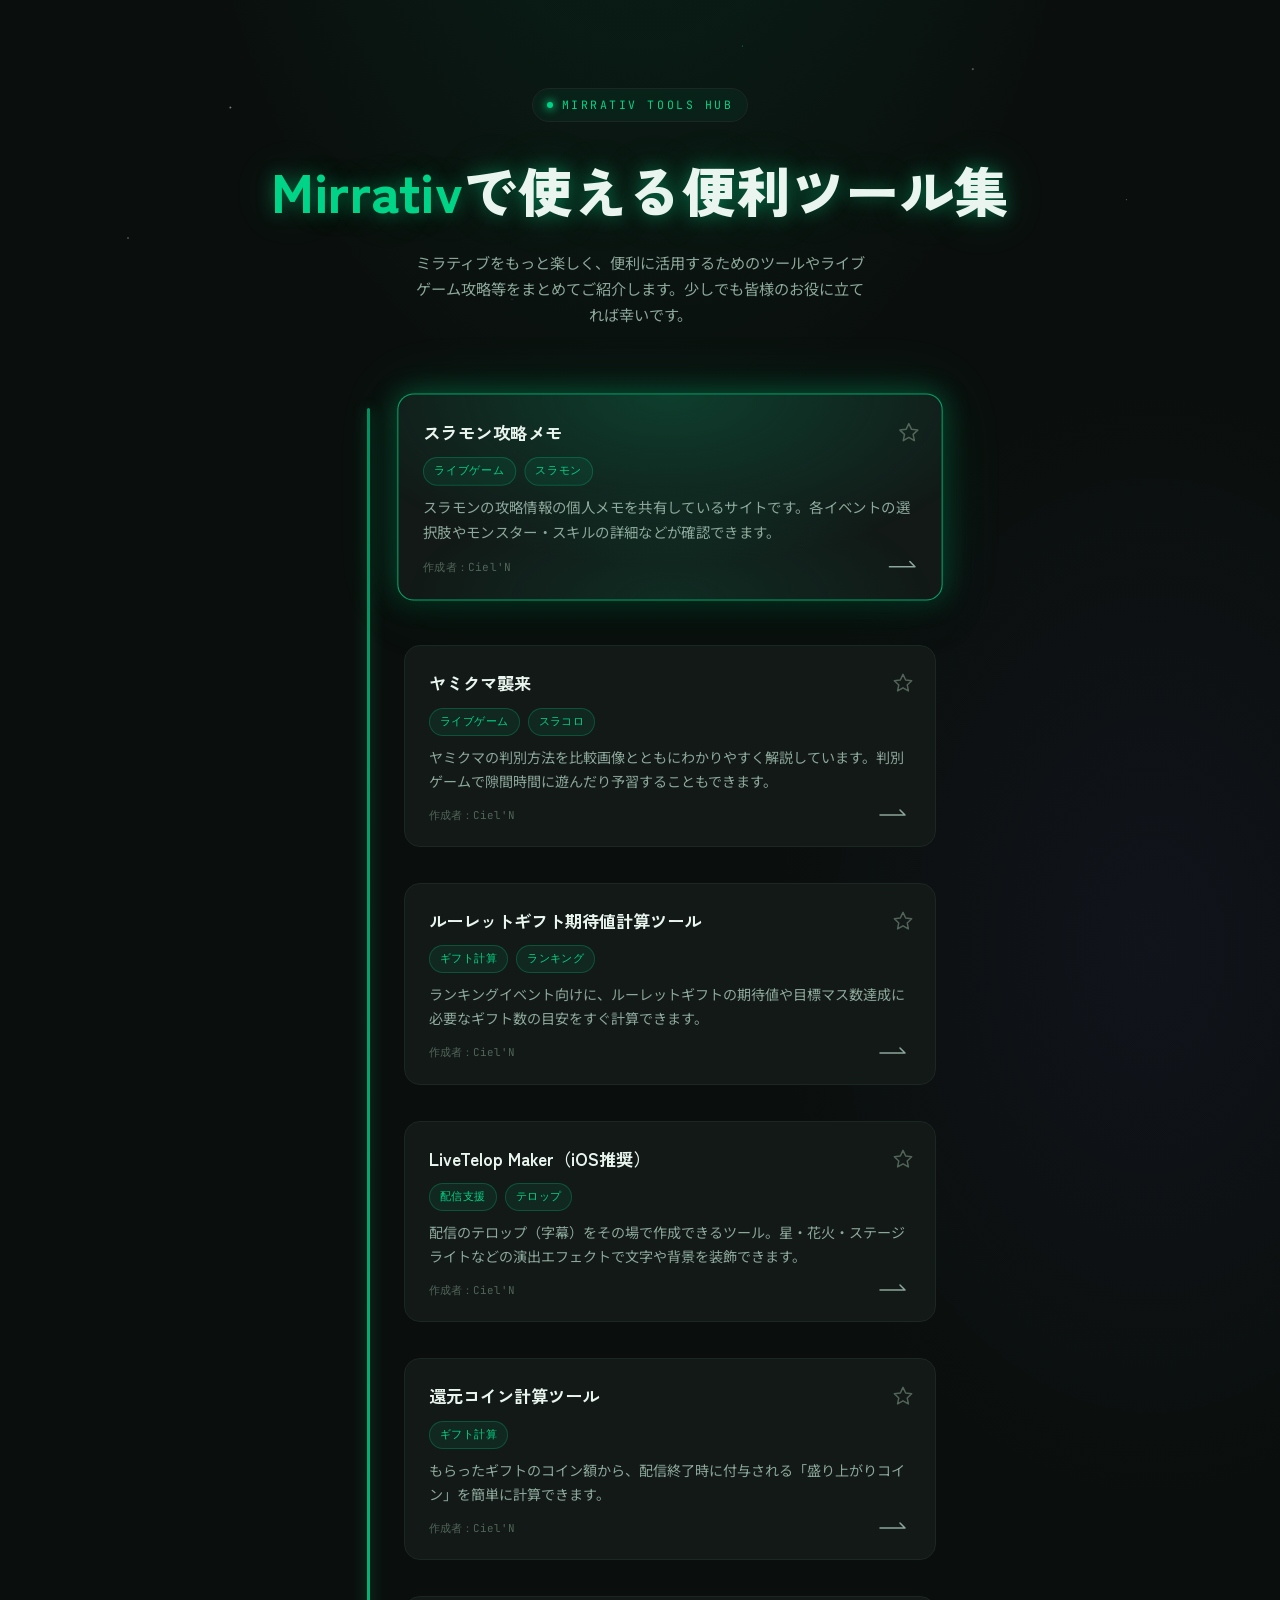
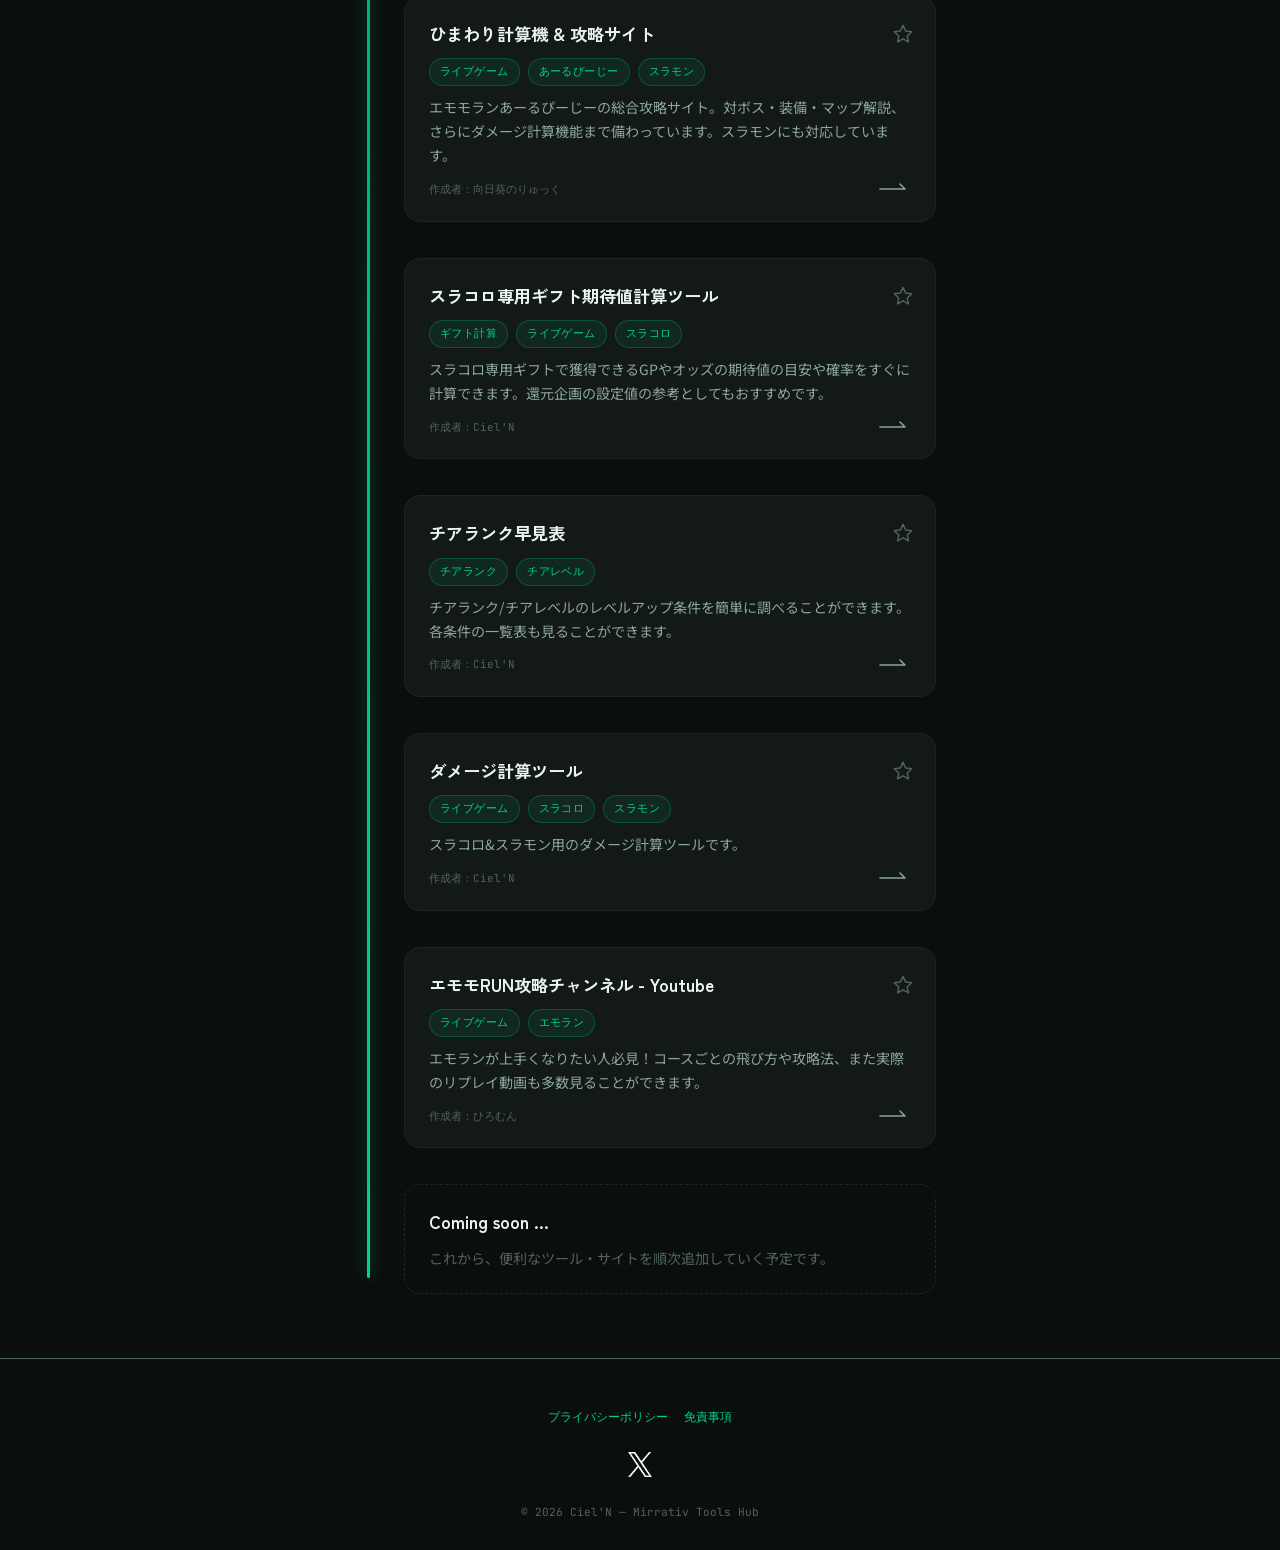
<file: index.html>
<!DOCTYPE html>
<html lang="ja">
  <head>
    <!-- Google tag (gtag.js) -->
    <script async src="https://www.googletagmanager.com/gtag/js?id=G-BKD9T5BP9D"></script>
    <script>
      window.dataLayer = window.dataLayer || [];
      function gtag(){dataLayer.push(arguments);}
      gtag('js', new Date());

      gtag('config', 'G-BKD9T5BP9D');
    </script>

    <meta charset="UTF-8">
    <meta name="viewport" content="width=device-width, initial-scale=1.0">
    <title>Mirrativ Tools Hub - Mirrativで使える便利ツール集</title>
    <meta name="description" content="Mirrativをもっと楽しく、便利にするツールをご紹介します。ルーレットギフト期待値計算やテロップ作成など、まとめてご案内します。">
    <!-- OGPタグ（SNSでシェアされたときの見た目用） -->
    <meta property="og:title" content="Mirrativ Tools Hub - Mirrativで使える便利ツール集">
    <meta property="og:description" content="Mirrativをもっと楽しく、便利にするツールをまとめたサイトです">
    <meta property="og:image" content="https://mirrativ-tools.cieln.com/images/x-card.jpg">
    <meta property="og:url" content="https://mirrativ-tools.cieln.com/">
    <meta property="og:type" content="website">
    <meta name="twitter:card" content="summary_large_image">
    <meta name="twitter:title" content="Mirrativ Tools Hub - Mirrativで使える便利ツール集">
    <meta name="twitter:description" content="Mirrativをもっと楽しく、便利にするツールをまとめたサイト">
    <meta name="twitter:image" content="https://mirrativ-tools.cieln.com/images/x-card.jpg">
    <link rel="apple-touch-icon" sizes="192x192" href="apple-touch-icon.jpg">
    <link rel="preconnect" href="https://fonts.googleapis.com">
    <link rel="preconnect" href="https://fonts.gstatic.com" crossorigin>
    <link href="https://fonts.googleapis.com/css2?family=Zen+Kaku+Gothic+New:wght@500;700;900&family=Noto+Sans+JP:wght@400;500;700&family=JetBrains+Mono:wght@400;500;700&display=swap" rel="stylesheet">
    <link rel="stylesheet" href="style.css?v=1.5.0">
  </head>
<body>

  <header class="hero">
    <span class="hero__eyebrow"><span class="dot"></span>MIRRATIV TOOLS HUB</span>
    <h1 class="hero__title"><span class="accent">Mirrativ</span>で使える<br class="sp-only">便利ツール集</h1>
    <p class="hero__subtitle">ミラティブをもっと楽しく、便利に活用するためのツールやライブゲーム攻略等をまとめてご紹介します。少しでも皆様のお役に立てれば幸いです。</p>
  </header>

  <section class="toolbar" id="toolbar" aria-label="タグ絞り込み">
    <div class="filter-bar" id="filter-bar" hidden>
      <div class="filter-bar__tags" id="filter-tags"></div>
      <span class="filter-bar__count" id="filter-count" aria-live="polite"></span>
    </div>
  </section>

  <section class="line-section">

    <div class="portal" data-id="slamon-info">
      <!-- <span class="portal__marker"></span> -->
      <div class="portal__card">
        <p class="portal__name"><a class="portal__link" href="https://slamon-info.cieln.com/" target="_blank" rel="noopener"><span class="portal__title">スラモン攻略メモ</span></a></p>
        <div class="portal__tags"><button type="button" class="tag">ライブゲーム</button><button type="button" class="tag">スラモン</button></div>
        <p class="portal__desc">スラモンの攻略情報の個人メモを共有しているサイトです。各イベントの選択肢やモンスター・スキルの詳細などが確認できます。</p>
        <div class="portal__foot"><span class="portal__by">作成者：Ciel'N</span><span class="go" aria-hidden="true"><svg viewBox="0 0 28 12" focusable="false"><path d="M1 6h25M26 6l-5-5"/></svg></span></div>
      </div>
    </div>

    <div class="portal" data-id="yamikuma">
      <!-- <span class="portal__marker"></span> -->
      <div class="portal__card">
        <p class="portal__name"><a class="portal__link" href="https://yamikuma.cieln.com/" target="_blank" rel="noopener"><span class="portal__title">ヤミクマ襲来</span></a></p>
        <div class="portal__tags"><button type="button" class="tag">ライブゲーム</button><button type="button" class="tag">スラコロ</button></div>
        <p class="portal__desc">ヤミクマの判別方法を比較画像とともにわかりやすく解説しています。判別ゲームで隙間時間に遊んだり予習することもできます。</p>
        <div class="portal__foot"><span class="portal__by">作成者：Ciel'N</span><span class="go" aria-hidden="true"><svg viewBox="0 0 28 12" focusable="false"><path d="M1 6h25M26 6l-5-5"/></svg></span></div>
      </div>
    </div>

    <div class="portal" data-id="roulette-calc">
      <!-- <span class="portal__marker"></span> -->
      <div class="portal__card">
        <p class="portal__name"><a class="portal__link" href="https://roulette-calc.cieln.com/" target="_blank" rel="noopener"><span class="portal__title">ルーレットギフト期待値計算ツール</span></a></p>
        <div class="portal__tags"><button type="button" class="tag">ギフト計算</button><button type="button" class="tag">ランキング</button></div>
        <p class="portal__desc">ランキングイベント向けに、ルーレットギフトの期待値や目標マス数達成に必要なギフト数の目安をすぐ計算できます。</p>
        <div class="portal__foot"><span class="portal__by">作成者：Ciel'N</span><span class="go" aria-hidden="true"><svg viewBox="0 0 28 12" focusable="false"><path d="M1 6h25M26 6l-5-5"/></svg></span></div>
      </div>
    </div>

    <div class="portal" data-id="livetelop">
      <!-- <span class="portal__marker"></span> -->
      <div class="portal__card">
        <p class="portal__name"><a class="portal__link" href="https://livetelop.cieln.com/" target="_blank" rel="noopener"><span class="portal__title">LiveTelop Maker（iOS推奨）</span></a></p>
        <div class="portal__tags"><button type="button" class="tag">配信支援</button><button type="button" class="tag">テロップ</button></div>
        <p class="portal__desc">配信のテロップ（字幕）をその場で作成できるツール。星・花火・ステージライトなどの演出エフェクトで文字や背景を装飾できます。</p>
        <div class="portal__foot"><span class="portal__by">作成者：Ciel'N</span><span class="go" aria-hidden="true"><svg viewBox="0 0 28 12" focusable="false"><path d="M1 6h25M26 6l-5-5"/></svg></span></div>
      </div>
    </div>

    <div class="portal" data-id="reward-calc">
      <!-- <span class="portal__marker"></span> -->
      <div class="portal__card">
        <p class="portal__name"><a class="portal__link" href="https://reward-calc.cieln.com/" target="_blank" rel="noopener"><span class="portal__title">還元コイン計算ツール</span></a></p>
        <div class="portal__tags"><button type="button" class="tag">ギフト計算</button></div>
        <p class="portal__desc">もらったギフトのコイン額から、配信終了時に付与される「盛り上がりコイン」を簡単に計算できます。</p>
        <div class="portal__foot"><span class="portal__by">作成者：Ciel'N</span><span class="go" aria-hidden="true"><svg viewBox="0 0 28 12" focusable="false"><path d="M1 6h25M26 6l-5-5"/></svg></span></div>
      </div>
    </div>

    <div class="portal" data-id="himawari">
      <!-- <span class="portal__marker"></span> -->
      <div class="portal__card">
        <p class="portal__name"><a class="portal__link" href="https://himawari.base44.app/strategy-home" target="_blank" rel="noopener"><span class="portal__title">ひまわり計算機 & 攻略サイト</span></a></p>
        <div class="portal__tags"><button type="button" class="tag">ライブゲーム</button><button type="button" class="tag">あーるぴーじー</button><button type="button" class="tag">スラモン</button></div>
        <p class="portal__desc">エモモランあーるぴーじーの総合攻略サイト。対ボス・装備・マップ解説、さらにダメージ計算機能まで備わっています。スラモンにも対応しています。</p>
        <div class="portal__foot"><span class="portal__by">作成者：向日葵のりゅっく</span><span class="go" aria-hidden="true"><svg viewBox="0 0 28 12" focusable="false"><path d="M1 6h25M26 6l-5-5"/></svg></span></div>
      </div>
    </div>

    <div class="portal" data-id="slacolo-calc">
      <!-- <span class="portal__marker"></span> -->
      <div class="portal__card">
        <p class="portal__name"><a class="portal__link" href="https://slakolo-calc.cieln.com/" target="_blank" rel="noopener"><span class="portal__title">スラコロ専用ギフト期待値計算ツール</span></a></p>
        <div class="portal__tags"><button type="button" class="tag">ギフト計算</button><button type="button" class="tag">ライブゲーム</button><button type="button" class="tag">スラコロ</button></div>
        <p class="portal__desc">スラコロ専用ギフトで獲得できるGPやオッズの期待値の目安や確率をすぐに計算できます。還元企画の設定値の参考としてもおすすめです。</p>
        <div class="portal__foot"><span class="portal__by">作成者：Ciel'N</span><span class="go" aria-hidden="true"><svg viewBox="0 0 28 12" focusable="false"><path d="M1 6h25M26 6l-5-5"/></svg></span></div>
      </div>
    </div>

    <div class="portal" data-id="cheer-rank">
      <!-- <span class="portal__marker"></span> -->
      <div class="portal__card">
        <p class="portal__name"><a class="portal__link" href="https://cheer-rank.cieln.com/" target="_blank" rel="noopener"><span class="portal__title">チアランク早見表</span></a></p>
        <div class="portal__tags"><button type="button" class="tag">チアランク</button><button type="button" class="tag">チアレベル</button></div>
        <p class="portal__desc">チアランク/チアレベルのレベルアップ条件を簡単に調べることができます。各条件の一覧表も見ることができます。</p>
        <div class="portal__foot"><span class="portal__by">作成者：Ciel'N</span><span class="go" aria-hidden="true"><svg viewBox="0 0 28 12" focusable="false"><path d="M1 6h25M26 6l-5-5"/></svg></span></div>
      </div>
    </div>

    <div class="portal" data-id="dmg-calc">
      <!-- <span class="portal__marker"></span> -->
      <div class="portal__card">
        <p class="portal__name"><a class="portal__link" href="https://dmg-calc.cieln.com/" target="_blank" rel="noopener"><span class="portal__title">ダメージ計算ツール</span></a></p>
        <div class="portal__tags"><button type="button" class="tag">ライブゲーム</button><button type="button" class="tag">スラコロ</button><button type="button" class="tag">スラモン</button></div>
        <p class="portal__desc">スラコロ&スラモン用のダメージ計算ツールです。</p>
        <div class="portal__foot"><span class="portal__by">作成者：Ciel'N</span><span class="go" aria-hidden="true"><svg viewBox="0 0 28 12" focusable="false"><path d="M1 6h25M26 6l-5-5"/></svg></span></div>
      </div>
    </div>

    <div class="portal" data-id="emomo-run-youtube">
      <!-- <span class="portal__marker"></span> -->
      <div class="portal__card">
        <p class="portal__name"><a class="portal__link" href="https://youtube.com/@run8565?si=Jai7Z6OaMU5WKAjM" target="_blank" rel="noopener"><span class="portal__title">エモモRUN攻略チャンネル - Youtube</span></a></p>
        <div class="portal__tags"><button type="button" class="tag">ライブゲーム</button><button type="button" class="tag">エモラン</button></div>
        <p class="portal__desc">エモランが上手くなりたい人必見！コースごとの飛び方や攻略法、また実際のリプレイ動画も多数見ることができます。</p>
        <div class="portal__foot"><span class="portal__by">作成者：ひろむん</span><span class="go" aria-hidden="true"><svg viewBox="0 0 28 12" focusable="false"><path d="M1 6h25M26 6l-5-5"/></svg></span></div>
      </div>
    </div>

    <!-- data-idを付けない portal は並び替え・絞り込みの対象外（常に最後尾） -->
    <div class="portal">
      <!-- <span class="portal__marker ghost"></span> -->
      <div class="portal__card ghost">
        <p class="portal__name">Coming soon ...</p>
        <p class="portal__desc">これから、便利なツール・サイトを順次追加していく予定です。</p>
      </div>
    </div>
  </section>

  <footer class="site-footer">
    <div class="footer-inner">
      <p class="footer-links">
        <a href="privacy.html">プライバシーポリシー</a>
        <a href="disclaimer.html">免責事項</a>
      </p>
      <p class="footer-social">
        <a href="https://x.com/yu_cielkun" target="_blank" rel="noopener noreferrer" aria-label="X (旧Twitter)">
          <img id="x-logo" src="images/x-logo-white.png" alt="Xアカウント">
        </a>
      </p>
      &copy; <span id="year"></span> Ciel'N — Mirrativ Tools Hub
    </div>
  </footer>

  <script src="script.js?v=1.5.0"></script>
</body>
</html>
</file>
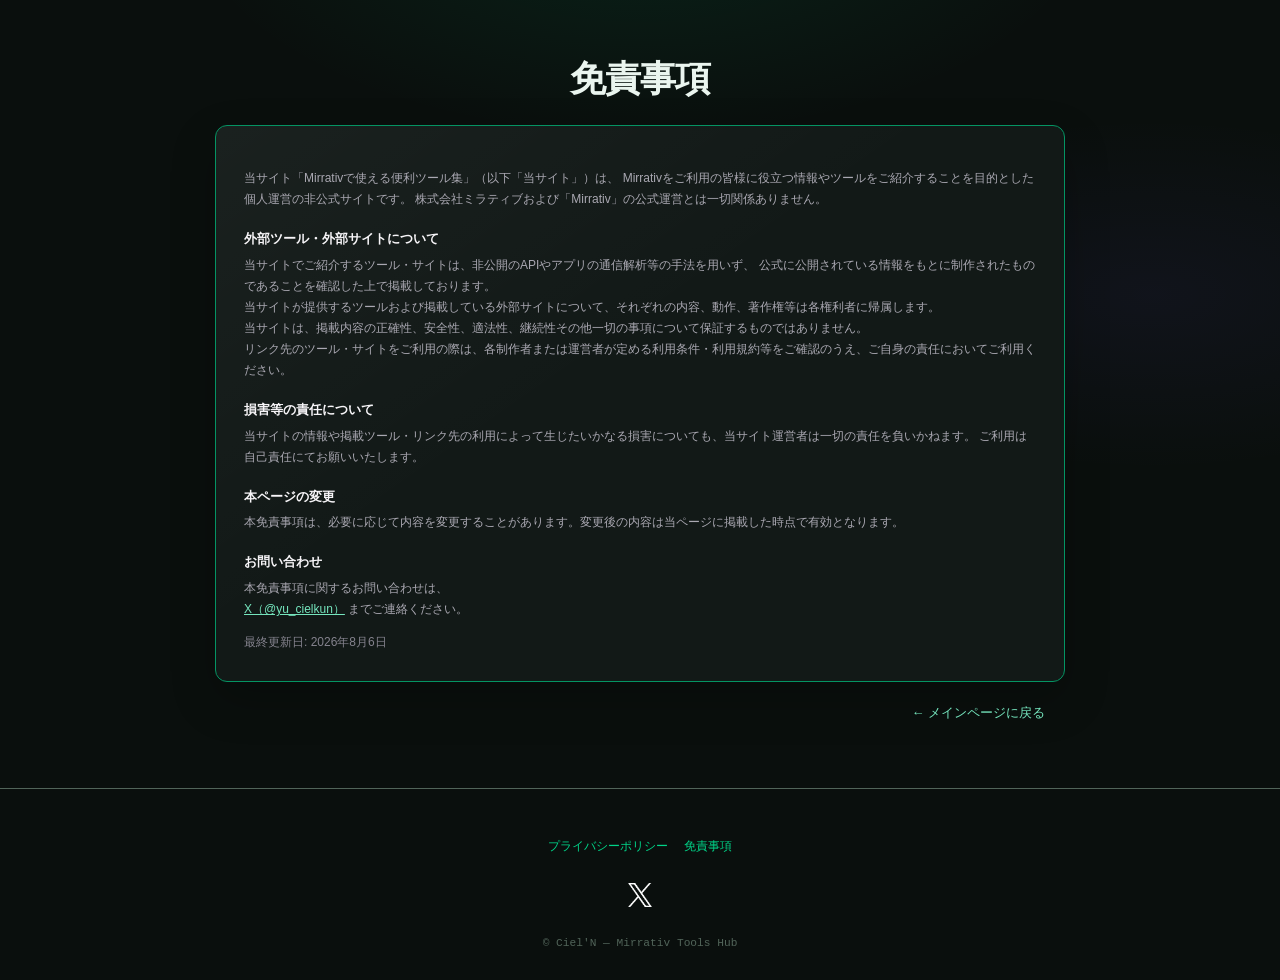
<file: disclaimer.html>
<!doctype html>
<html lang="ja">
  <head>
    <!-- Google tag (gtag.js) -->
    <script async src="https://www.googletagmanager.com/gtag/js?id=G-BKD9T5BP9D"></script>
    <script>
    window.dataLayer = window.dataLayer || [];
    function gtag(){dataLayer.push(arguments);}
    gtag('js', new Date());

    gtag('config', 'G-BKD9T5BP9D');
    </script>
    <meta charset="utf-8">
    <meta name="viewport" content="width=device-width, initial-scale=1">
    <title>免責事項 | Mirrativで使える便利ツール集</title>
    <link rel="icon" href="data:image/svg+xml,<svg xmlns=%22http://www.w3.org/2000/svg%22 viewBox=%220 0 100 100%22><text y=%22.9em%22 font-size=%2290%22>🎯</text></svg>">
    <link rel="stylesheet" href="style.css?v=1.1.2">
  </head>
  <body>
    <main>
      <header>
        <h1 class="page-title">免責事項</h1>
      </header>
      <section class="card">
        <div class="privacy-content">
          <p>
            当サイト「Mirrativで使える便利ツール集」（以下「当サイト」）は、
            Mirrativをご利用の皆様に役立つ情報やツールをご紹介することを目的とした個人運営の非公式サイトです。
            株式会社ミラティブおよび「Mirrativ」の公式運営とは一切関係ありません。
          </p>

          <h2>外部ツール・外部サイトについて</h2>
          <p>
            当サイトでご紹介するツール・サイトは、非公開のAPIやアプリの通信解析等の手法を用いず、
            公式に公開されている情報をもとに制作されたものであることを確認した上で掲載しております。<br>
            当サイトが提供するツールおよび掲載している外部サイトについて、それぞれの内容、動作、著作権等は各権利者に帰属します。<br>
            当サイトは、掲載内容の正確性、安全性、適法性、継続性その他一切の事項について保証するものではありません。<br>
            リンク先のツール・サイトをご利用の際は、各制作者または運営者が定める利用条件・利用規約等をご確認のうえ、ご自身の責任においてご利用ください。
          </p>
          <h2>損害等の責任について</h2>
          <p>
            当サイトの情報や掲載ツール・リンク先の利用によって生じたいかなる損害についても、当サイト運営者は一切の責任を負いかねます。
            ご利用は自己責任にてお願いいたします。
          </p>

          <h2>本ページの変更</h2>
          <p>本免責事項は、必要に応じて内容を変更することがあります。変更後の内容は当ページに掲載した時点で有効となります。</p>

          <h2>お問い合わせ</h2>
          <p>
            本免責事項に関するお問い合わせは、<br>
            <a href="https://x.com/yu_cielkun" target="_blank" rel="noopener noreferrer">X（@yu_cielkun）</a>
            までご連絡ください。
          </p>
          <p class="privacy-updated">最終更新日: 2026年8月6日</p>
        </div>
      </section>
      <a class="back-link" href="index.html">← メインページに戻る</a>
    </main>
    <footer class="site-footer">
      <div class="footer-inner">
        <p class="footer-links">
          <a href="privacy.html">プライバシーポリシー</a>
          <a href="disclaimer.html">免責事項</a>
        </p>
        <p class="footer-social">
          <a href="https://x.com/yu_cielkun" target="_blank" rel="noopener noreferrer" aria-label="X (旧Twitter)">
            <img id="x-logo" src="images/x-logo-white.png" alt="Xアカウント">
          </a>
        </p>
        &copy; <span id="year"></span> Ciel'N — Mirrativ Tools Hub
      </div>
    </footer>
  </body>
</html>
</file>
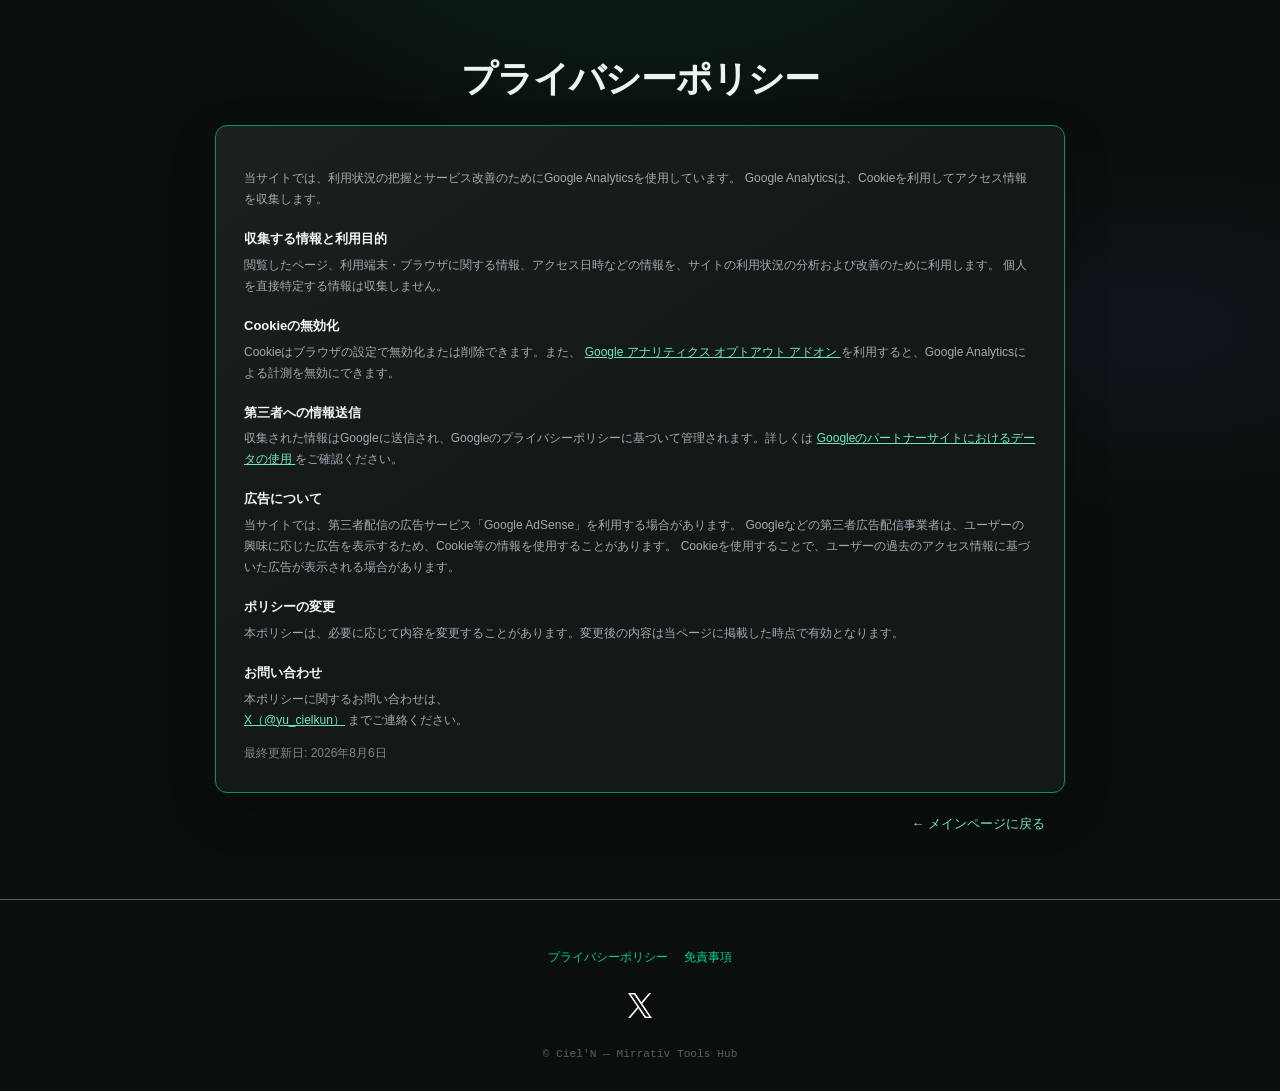
<file: privacy.html>
<!doctype html>
<html lang="ja">
  <head>
    <!-- Google tag (gtag.js) -->
    <script async src="https://www.googletagmanager.com/gtag/js?id=G-BKD9T5BP9D"></script>
    <script>
    window.dataLayer = window.dataLayer || [];
    function gtag(){dataLayer.push(arguments);}
    gtag('js', new Date());

    gtag('config', 'G-BKD9T5BP9D');
    </script>
    <meta charset="utf-8">
    <meta name="viewport" content="width=device-width, initial-scale=1">
    <title>プライバシーポリシー | Mirrativ ルーレットギフト計算機</title>
    <link rel="icon" href="data:image/svg+xml,<svg xmlns=%22http://www.w3.org/2000/svg%22 viewBox=%220 0 100 100%22><text y=%22.9em%22 font-size=%2290%22>🎯</text></svg>">
    <link rel="stylesheet" href="style.css?v=1.1.0">
  </head>
  <body>
    <main>
      <header>
        <h1 class="page-title">プライバシーポリシー</h1>
      </header>
      <section class="card">
        <div class="privacy-content">
          <p>
            当サイトでは、利用状況の把握とサービス改善のためにGoogle Analyticsを使用しています。
            Google Analyticsは、Cookieを利用してアクセス情報を収集します。
          </p>

          <h2>収集する情報と利用目的</h2>
          <p>
            閲覧したページ、利用端末・ブラウザに関する情報、アクセス日時などの情報を、サイトの利用状況の分析および改善のために利用します。
            個人を直接特定する情報は収集しません。
          </p>

          <h2>Cookieの無効化</h2>
          <p>
            Cookieはブラウザの設定で無効化または削除できます。また、
            <a href="https://tools.google.com/dlpage/gaoptout?hl=ja" target="_blank" rel="noopener noreferrer">
              Google アナリティクス オプトアウト アドオン
            </a>
            を利用すると、Google Analyticsによる計測を無効にできます。
          </p>

          <h2>第三者への情報送信</h2>
          <p>
            収集された情報はGoogleに送信され、Googleのプライバシーポリシーに基づいて管理されます。詳しくは
            <a href="https://policies.google.com/technologies/partner-sites?hl=ja" target="_blank" rel="noopener noreferrer">
              Googleのパートナーサイトにおけるデータの使用
            </a>
            をご確認ください。
          </p>

          <h2>広告について</h2>
          <p>
            当サイトでは、第三者配信の広告サービス「Google AdSense」を利用する場合があります。
            Googleなどの第三者広告配信事業者は、ユーザーの興味に応じた広告を表示するため、Cookie等の情報を使用することがあります。
            Cookieを使用することで、ユーザーの過去のアクセス情報に基づいた広告が表示される場合があります。
          </p>

          <h2>ポリシーの変更</h2>
          <p>本ポリシーは、必要に応じて内容を変更することがあります。変更後の内容は当ページに掲載した時点で有効となります。</p>

          <h2>お問い合わせ</h2>
          <p>
            本ポリシーに関するお問い合わせは、<br>
            <a href="https://x.com/yu_cielkun" target="_blank" rel="noopener noreferrer">X（@yu_cielkun）</a>
            までご連絡ください。
          </p>
          <p class="privacy-updated">最終更新日: 2026年8月6日</p>
        </div>
      </section>
      <a class="back-link" href="index.html">← メインページに戻る</a>
    </main>
    <footer class="site-footer">
      <div class="footer-inner">
        <p class="footer-links">
          <a href="privacy.html">プライバシーポリシー</a>
          <a href="disclaimer.html">免責事項</a>
        </p>
        <p class="footer-social">
          <a href="https://x.com/yu_cielkun" target="_blank" rel="noopener noreferrer" aria-label="X (旧Twitter)">
            <img id="x-logo" src="images/x-logo-white.png" alt="Xアカウント">
          </a>
        </p>
        &copy; <span id="year"></span> Ciel'N — Mirrativ Tools Hub
      </div>
    </footer>
  </body>
</html>
</file>
<file: style.css>
:root {
  --bg-void: #0a0f0d;
  --bg-panel: #121917;
  --bg-panel-edge: #1c2622;
  --bg-panel-hover: #161f1b;
  --emerald-core: #00d488;
  --emerald-deep: #049463;
  --signal-violet: #7c5cff;
  --warm-spark: #ffb454;
  --text-primary: #eaf5ef;
  --text-muted: #8ca79b;
  --text-faint: #516459;
  --text: #f7f5f8;
  --muted: #aaa8b2;

  --font-display: 'Zen Kaku Gothic New', sans-serif;
  --font-mono: 'JetBrains Mono', monospace;
  --font-body: 'Noto Sans JP', sans-serif;
}

* {
  box-sizing:border-box;
}

html {
  scroll-behavior:smooth;
}

main {
  max-width: 900px;
  margin: auto;
  padding: 48px 25px 64px;
}

body {
  margin: 0;
  background:
    radial-gradient(ellipse 60% 40% at 50% -10%, rgba(0, 212, 136, 0.10), transparent 60%),
    radial-gradient(ellipse 50% 30% at 90% 30%, rgba(124, 92, 255, 0.06), transparent 60%),
    var(--bg-void);
  color: var(--text-primary);
  font-family: var(--font-body);
  line-height: 1.7;
  -webkit-font-smoothing: antialiased;
}

h1 {
  margin: 0 0 12px;
  font-size: clamp(26px, 5vw, 36px);
  letter-spacing: -.03em;
  text-align: center;
}

a {
  color:inherit;
}

/* ---------- Hero ---------- */
.hero {
  padding: 88px 24px 56px;
  text-align: center;
  position: relative;
}

.hero::before {
  content: '';
  position: absolute;
  inset: 0;
  pointer-events: none;
  background-image:
    radial-gradient(1.5px 1.5px at 18% 28%, rgba(234, 245, 239, 0.55), transparent),
    radial-gradient(1.5px 1.5px at 76% 18%, rgba(234, 245, 239, 0.45), transparent),
    radial-gradient(1px 1px at 88% 52%, rgba(234, 245, 239, 0.35), transparent),
    radial-gradient(1.5px 1.5px at 10% 62%, rgba(234, 245, 239, 0.4), transparent),
    radial-gradient(1px 1px at 58% 12%, rgba(0, 212, 136, 0.55), transparent),
    radial-gradient(1px 1px at 40% 78%, rgba(124, 92, 255, 0.4), transparent);
}

.hero__eyebrow {
  font-family: var(--font-mono);
  font-size: 0.72rem;
  letter-spacing: 0.22em;
  color: var(--emerald-core);
  display: inline-flex;
  align-items: center;
  gap: 9px;
  padding: 6px 14px;
  border: 1px solid var(--bg-panel-edge);
  border-radius: 999px;
  background: rgba(0, 212, 136, 0.05);
}

.hero__eyebrow .dot {
  width: 6px;
  height: 6px;
  border-radius: 50%;
  background: var(--emerald-core);
  box-shadow: 0 0 8px 1px var(--emerald-core);
  animation: pulse 1.8s ease-in-out infinite;
}

@keyframes pulse {
  0%, 100% {
    opacity: 1;
    transform: scale(1);
  }
  50% {
    opacity: 0.4;
    transform: scale(0.75);
  }
}

.hero__title {
  font-family: var(--font-display);
  font-weight: 900;
  font-size: clamp(2.1rem, 6vw, 3.4rem);
  letter-spacing: 0.01em;
  margin: 22px 0 14px;
  text-shadow:
    0 0 18px rgba(0, 212, 136, 0.45),
    0 0 46px rgba(0, 212, 136, 0.18);
}

.hero__title .accent {
  color: var(--emerald-core);
}

/* PCでは非表示 */
.sp-only {
  display: none;
}

.hero__subtitle {
  max-width: 460px;
  margin: 0 auto;
  color: var(--text-muted);
  font-size: 0.95rem;
}

/* ---------- Toolbar (filter bar) ---------- */
.toolbar {
  max-width: 640px;
  margin: 0 auto;
  padding: 0 24px 0 84px;
  scroll-margin-top: 16px;
}

.filter-bar {
  display: flex;
  align-items: center;
  flex-wrap: wrap;
  gap: 10px;
  padding: 10px 14px;
  border: 1px solid rgba(0, 212, 136, 0.3);
  border-radius: 12px;
  background: rgba(0, 212, 136, 0.06);
  font-family: var(--font-mono);
  font-size: 0.72rem;
}

.filter-bar[hidden] {
  display: none;
}

.filter-bar__tags {
  display: flex;
  flex-wrap: wrap;
  gap: 8px;
}

.filter-chip {
  display: inline-flex;
  align-items: center;
  gap: 6px;
  padding: 3px 4px 3px 12px;
  border-radius: 999px;
  background: var(--emerald-core);
  color: #04140d;
  font-weight: 700;
}

/* ×を押した直後：カードが消えてバーが入れ替わるまでの間、静かに薄れる */
.filter-chip.is-leaving {
  opacity: 0.35;
  pointer-events: none;
  transition: opacity 0.4s ease;
}

.filter-chip__remove {
  display: grid;
  place-items: center;
  width: 24px;
  height: 24px;
  padding: 0;
  border: 0;
  border-radius: 50%;
  background: rgba(4, 20, 13, 0.18);
  color: inherit;
  font: inherit;
  line-height: 1;
  cursor: pointer;
  -webkit-tap-highlight-color: transparent;
  transition: background 0.18s ease;
}

.filter-chip__remove:hover,
.filter-chip__remove:focus-visible {
  background: rgba(4, 20, 13, 0.42);
}

.filter-bar__count {
  margin-left: auto;
  color: var(--text-muted);
}

/* ---------- Line sections ---------- */
.line-section {
  max-width: 640px;
  margin: 0 auto;
  padding: 24px 24px 64px 84px;
  position: relative;
}

.line-section::before {
  content: '';
  position: absolute;
  left: 47px;
  top: 24px;
  bottom: 80px;
  width: 3px;
  border-radius: 3px;
  background: linear-gradient(var(--emerald-deep), var(--emerald-core));
  box-shadow: 0 0 14px rgba(0, 212, 136, 0.45);
}

/* お気に入りカードの左では縦線が暖色になる（高さは JS が --warm-end に設定。先端はやわらかく消える） */
.line-section::after {
  content: '';
  position: absolute;
  left: 47px;
  top: 24px;
  width: 3px;
  height: var(--warm-end, 0px);
  max-height: calc(100% - 104px);
  border-radius: 3px;
  background: linear-gradient(to bottom, #ffd89b 0, var(--warm-spark) calc(100% - 28px), rgba(255, 180, 84, 0) 100%);
  filter: drop-shadow(0 0 7px rgba(255, 180, 84, 0.55));
  transition: height 1.2s cubic-bezier(0.22, 0.8, 0.3, 1);
  pointer-events: none;
}

/* ---------- Portal ---------- */
.portal {
  position: relative;
  margin-bottom: 36px;
}

/* 初回表示と、絞り込みで再表示されたときだけフェードイン（並び替えでは再生しない） */
.portal.is-entering {
  animation: portal-in 0.4s ease backwards;
}

.portal[hidden] {
  display: none;
}

.portal:last-child {
  margin-bottom: 0;
}

/* お気に入りが上へ移動している間は、通過するカードより前面に出す */
.portal.is-moving {
  z-index: 5;
}

@keyframes portal-in {
  from {
    opacity: 0;
  }
}

.portal__marker {
  position: absolute;
  left: -59px;
  top: 20px;
  width: 22px;
  height: 22px;
  background: var(--emerald-core);
  clip-path: polygon(50% 0%, 61% 39%, 100% 50%, 61% 61%, 50% 100%, 39% 61%, 0% 50%, 39% 39%);
  box-shadow: 0 0 12px var(--emerald-core);
}

.portal__marker.ghost {
  width: 18px;
  height: 18px;
  background: transparent;
  clip-path: none;
  border-radius: 50%;
  border: 2px dashed var(--text-faint);
  box-shadow: none;
}

/* --glow：カードの光の色（RGB）。お気に入りでは暖色に切り替わる */
.portal__card {
  --glow: 0, 212, 136;
  position: relative;
  isolation: isolate;
  display: block;
  background: var(--bg-panel);
  border: 1px solid var(--bg-panel-edge);
  border-radius: 16px;
  padding: 22px 24px;
  transition:
    transform 0.8s cubic-bezier(0.22, 0.8, 0.3, 1),
    border-color 1.2s ease,
    box-shadow 1.2s ease;
}

/* お気に入り用の暖色レイヤー（カード背景の上、文字の下） */
.portal__card::after {
  content: '';
  position: absolute;
  inset: 0;
  z-index: -1;
  border-radius: inherit;
  pointer-events: none;
  background:
    radial-gradient(120% 140% at 0% 0%, rgba(255, 196, 110, 0.22), transparent 60%),
    linear-gradient(145deg, rgba(255, 170, 70, 0.15), rgba(255, 120, 50, 0.05));
  opacity: 0;
  transition: opacity 0.6s ease;
}

/* 中央に来たとき、カードの内側から星のようにじわーっと明るくなる光 */
.portal__card::before {
  content: '';
  position: absolute;
  inset: 0;
  z-index: -1;
  border-radius: inherit;
  pointer-events: none;
  opacity: 0;
  background:
    radial-gradient(90% 120% at 50% 0%, rgba(var(--glow), 0.2), transparent 70%),
    radial-gradient(70% 80% at 50% 100%, rgba(var(--glow), 0.1), transparent 70%);
  transition: opacity 1.6s ease;
}

/* ---------- Favorite card：全体が暖かい光の色に ---------- */
.portal.is-fav .portal__card {
  --glow: 255, 180, 84;
  border-color: rgba(255, 180, 84, 0.55);
  box-shadow:
    0 0 26px rgba(255, 180, 84, 0.16),
    inset 0 0 28px rgba(255, 180, 84, 0.07);
}

.portal.is-fav .portal__card::after {
  opacity: 1;
}

.portal__title,
.portal__foot .go,
.portal__desc,
.portal__by {
  transition: color 0.5s ease, text-shadow 0.5s ease;
}

.portal.is-fav .portal__title {
  color: #ffe9c9;
  text-shadow: 0 0 14px rgba(255, 180, 84, 0.35);
}

.portal.is-fav .portal__foot .go {
  color: #f0c488;
}

.portal.is-fav .portal__desc {
  color: #cdb596;
}

.portal.is-fav .portal__by {
  color: #8d7658;
}

.portal.is-fav .tag {
  color: #ffc982;
  background: rgba(255, 180, 84, 0.1);
  border-color: rgba(255, 180, 84, 0.32);
}

.portal.is-fav .tag:hover,
.portal.is-fav .tag:focus-visible {
  background: rgba(255, 180, 84, 0.22);
  border-color: var(--warm-spark);
}

.portal.is-fav .tag.is-active {
  background: var(--warm-spark);
  border-color: var(--warm-spark);
  color: #2a1600;
}

/* ---------- スクロールで中央に来たカード / ホバー：大きく浮いて光る ---------- */
.portal .portal__card.is-centered,
.portal .portal__card:not(.ghost):hover {
  transform: translateY(-12px) scale(1.025);
  border-color: rgba(var(--glow), 0.75);
  box-shadow:
    0 16px 36px rgba(0, 0, 0, 0.45),
    0 0 26px rgba(var(--glow), 0.35),
    0 0 60px rgba(var(--glow), 0.14);
}

/* 星が見つけてほしそうに、ゆっくり呼吸するように明るさが揺らぐ（じわっと明るくなる遷移が終わってから開始） */
.portal .portal__card.is-centered {
  animation: beckon 3.6s ease-in-out 1.2s infinite alternate;
}

.portal__card.is-centered::before {
  opacity: 1;
  animation: bloom-breathe 3.6s ease-in-out 1.6s infinite alternate;
}

@keyframes beckon {
  from {
    box-shadow:
      0 16px 36px rgba(0, 0, 0, 0.45),
      0 0 26px rgba(var(--glow), 0.35),
      0 0 60px rgba(var(--glow), 0.14);
  }
  to {
    box-shadow:
      0 20px 44px rgba(0, 0, 0, 0.5),
      0 0 46px rgba(var(--glow), 0.62),
      0 0 100px rgba(var(--glow), 0.28);
  }
}

@keyframes bloom-breathe {
  from {
    opacity: 1;
  }
  to {
    opacity: 0.6;
  }
}

/* ---------- お気に入りを付けた瞬間 ---------- */
.portal .portal__card.is-warmed {
  animation: card-warm 1s ease-out;
}

@keyframes card-warm {
  35% {
    box-shadow:
      0 0 44px rgba(255, 180, 84, 0.55),
      inset 0 0 30px rgba(255, 180, 84, 0.16);
  }
}

/* ---------- Card contents ---------- */
/* リンクをカード全体に広げる（星・タグは z-index で前面に出す） */
.portal__link {
  flex: 1;
  display: flex;
  align-items: center;
  justify-content: space-between;
  gap: 12px;
  color: inherit;
  text-decoration: none;
}

.portal__link::after {
  content: '';
  position: absolute;
  inset: 0;
  z-index: 1;
  border-radius: 16px;
}

.portal__link:focus-visible {
  outline: none;
}

.portal__link:focus-visible::after {
  outline: 2px solid var(--emerald-core);
  outline-offset: 2px;
}

.portal__name {
  font-family: var(--font-display);
  font-weight: 700;
  font-size: 1.08rem;
  margin: 0 0 10px;
  padding-right: 32px;
  display: flex;
  align-items: center;
  justify-content: space-between;
  gap: 12px;
}

/* 作成者と同じ行の右端に置く矢印（下側の矢羽根を削った片羽のデザイン） */
.portal__foot {
  display: flex;
  align-items: center;
  justify-content: space-between;
  gap: 12px;
  margin-top: 12px;
}

.portal__foot .go {
  display: inline-flex;
  color: var(--text-muted);
  pointer-events: none;
}

.portal__foot .go svg {
  width: 28px;
  height: 12px;
  fill: none;
  stroke: currentColor;
  stroke-width: 1.5;
  stroke-linecap: round;
  stroke-linejoin: round;
  transform: translateX(-4px);
  transition: transform 0.8s cubic-bezier(0.22, 0.8, 0.3, 1);
}

.portal__card.is-centered .go svg,
.portal__card:not(.ghost):hover .go svg {
  transform: translateX(0px);
}

.portal__tags {
  display: flex;
  gap: 8px;
  flex-wrap: wrap;
  margin: 0 0 10px;
}

.tag {
  position: relative;
  z-index: 2;
  font-family: var(--font-mono);
  font-size: 0.66rem;
  line-height: 1.7;
  letter-spacing: 0.04em;
  color: var(--emerald-core);
  background: rgba(0, 212, 136, 0.08);
  border: 1px solid rgba(0, 212, 136, 0.25);
  padding: 4px 10px;
  border-radius: 999px;
  cursor: pointer;
  -webkit-tap-highlight-color: transparent;
  transition: background 0.18s ease, border-color 0.18s ease, color 0.18s ease;
}

.tag:hover,
.tag:focus-visible {
  background: rgba(0, 212, 136, 0.18);
  border-color: var(--emerald-core);
}

.tag.is-active {
  background: var(--emerald-core);
  border-color: var(--emerald-core);
  color: #04140d;
  font-weight: 700;
}

.portal__desc {
  color: var(--text-muted);
  font-size: 0.88rem;
  margin: 0;
}

.portal__by {
  font-family: var(--font-mono);
  font-size: 0.68rem;
  color: var(--text-faint);
}

/* ---------- Favorite (star) ---------- */
.fav-btn {
  position: absolute;
  top: 17px;
  right: 12px;
  z-index: 2;
  display: grid;
  place-items: center;
  width: 40px;
  height: 40px;
  padding: 0;
  border: 0;
  border-radius: 50%;
  background: transparent;
  color: var(--text-faint);
  cursor: pointer;
  -webkit-tap-highlight-color: transparent;
  transition: color 0.25s ease;
}

/* タッチ端末では :hover がタップ後も残るため、マウス操作のときだけ適用。
   解除直後は、ポインターが離れるまでホバー色を抑える */
@media (hover: hover) and (pointer: fine) {
  .fav-btn:not(.is-cooling):hover {
    color: var(--warm-spark);
  }
}

.fav-btn:focus-visible {
  outline: 2px solid var(--warm-spark);
  outline-offset: -2px;
}

.fav-btn:active {
  transform: scale(0.9);
}

.fav-btn svg {
  width: 22px;
  height: 22px;
  fill: transparent;
  stroke: currentColor;
  stroke-width: 1.6;
  stroke-linejoin: round;
  transition: fill 0.3s ease;
}

.fav-btn[aria-pressed="true"] {
  color: var(--warm-spark);
}

.fav-btn[aria-pressed="true"] svg {
  fill: var(--warm-spark);
  filter:
    drop-shadow(0 0 5px rgba(255, 180, 84, 0.7))
    drop-shadow(0 0 12px rgba(255, 180, 84, 0.3));
  animation: star-twinkle 3.4s ease-in-out infinite;
}

/* 追加した瞬間の演出：ぽんっと弾んで、光の輪と粒がふわっと広がる */
.fav-btn::before {
  content: '';
  position: absolute;
  inset: -4px;
  border-radius: 50%;
  background: radial-gradient(
    circle,
    rgba(255, 214, 150, 0.7) 0%,
    rgba(255, 180, 84, 0.25) 40%,
    transparent 70%
  );
  opacity: 0;
  pointer-events: none;
}

.fav-btn.is-burst {
  animation: star-pop 0.9s cubic-bezier(0.2, 0.9, 0.3, 1.2);
}

.fav-btn.is-burst::before {
  animation: star-halo 1.1s ease-out;
}

.spark {
  position: absolute;
  left: 50%;
  top: 50%;
  width: var(--size);
  height: var(--size);
  margin: calc(var(--size) / -2) 0 0 calc(var(--size) / -2);
  clip-path: polygon(50% 0%, 61% 39%, 100% 50%, 61% 61%, 50% 100%, 39% 61%, 0% 50%, 39% 39%);
  opacity: 0;
  pointer-events: none;
  animation: spark-fly 1.1s ease-out var(--delay) forwards;
}

@keyframes star-twinkle {
  0%, 100% {
    filter:
      drop-shadow(0 0 5px rgba(255, 180, 84, 0.7))
      drop-shadow(0 0 12px rgba(255, 180, 84, 0.3));
  }
  50% {
    filter:
      drop-shadow(0 0 8px rgba(255, 200, 120, 0.95))
      drop-shadow(0 0 20px rgba(255, 180, 84, 0.5));
  }
}

@keyframes star-pop {
  0% {
    transform: scale(1) rotate(0deg);
  }
  30% {
    transform: scale(1.6) rotate(-20deg);
  }
  55% {
    transform: scale(0.9) rotate(10deg);
  }
  100% {
    transform: scale(1) rotate(0deg);
  }
}

@keyframes star-halo {
  0% {
    opacity: 0.9;
    transform: scale(0.3);
  }
  100% {
    opacity: 0;
    transform: scale(2.4);
  }
}

@keyframes spark-fly {
  0% {
    opacity: 0;
    transform: translate(0, 0) scale(0.2) rotate(0deg);
  }
  20% {
    opacity: 1;
    transform: translate(calc(var(--dx) * 0.35), calc(var(--dy) * 0.35)) scale(1) rotate(45deg);
  }
  100% {
    opacity: 0;
    transform: translate(var(--dx), var(--dy)) scale(0.3) rotate(180deg);
  }
}

/* ---------- Ghost (placeholder) portal ---------- */
.portal__card.ghost {
  border-style: dashed;
  border-color: var(--bg-panel-edge);
  background: transparent;
}

.portal__card.ghost .portal__desc {
  color: var(--text-faint);
}

/* ---------- Footer ---------- */
footer {
  margin: auto;
  padding: 28px 10px 28px 10px;
  font-family: var(--font-mono);
  font-size: 0.7rem;
  color: var(--text-faint);
}

.site-footer {
  border-top: 1px solid var(--text-faint);
}

.footer-inner {
  width: min(900px, calc(100% - 36px));
  margin: 0 auto;
  text-align: center;
}

.footer-social {
  margin: 25px 0 20px;
  text-align: center;
}

#x-logo {
  width: 24px;
}

.footer-links {
  margin-top: 20px;
  display: flex;
  justify-content: center;
  gap: 16px;
}

.footer-links a {
  color: var(--emerald-core);
  font-size: 12px;
  text-decoration: none;
}

.footer-links a:hover {
  text-decoration: underline;
}

.privacy-content {
  padding-top: 14px;
  color: var(--muted);
  font-size: 12px;
  line-height: 1.75;
}

.privacy-content p {
  margin: 0 0 12px;
}

.privacy-content h2 {
  margin: 18px 0 4px;
  color: var(--text);
  font-size: 13px;
}

.privacy-content a {
  color: #75e5bd;
}

.privacy-updated {
  margin-bottom: 0 !important;
  color: #85838e;
}

/* ---------- privacy ---------- */

.card {
  padding: clamp(18px, 4vw, 28px);
  margin-top: 16px;
  background: linear-gradient(145deg, rgba(255, 255, 255, .035), transparent 45%), var(--bg-panel);
  border: 1px solid var(--emerald-deep);
  border-radius: 12px;
  box-shadow: 0 18px 45px rgba(0, 0, 0, .22);
}

.back-link {
  display: block;
  width: fit-content;
  margin: 20px 20px 0 auto;
  color: #75e5bd;
  font-size: 13px;
  text-decoration: none;
}

/* ---------- Responsive ---------- */
@media (max-width: 520px) {
  .hero {
    padding: 64px 20px 44px;
  }
  .sp-only {
    display: block;
  }
  .toolbar {
    padding-left: 56px;
  }
  .line-section {
    padding-left: 56px;
  }
  .line-section::before,
  .line-section::after {
    left: 23px;
  }
  .portal__marker {
    left: -38px; width: 20px; height: 20px;
  }
}

@media (prefers-reduced-motion: reduce) {
  .hero__eyebrow .dot {
    animation: none;
  }
  html {
    scroll-behavior: auto;
  }
  .portal.is-entering {
    animation: none;
  }
  .line-section::after {
    transition: none;
  }
  .portal__card {
    transition: none;
  }
  .portal .portal__card.is-centered,
  .portal .portal__card:not(.ghost):hover {
    transform: none;
  }
  .portal .portal__card.is-centered,
  .portal__card.is-centered::before,
  .portal .portal__card.is-warmed {
    animation: none;
  }
  .fav-btn[aria-pressed="true"] svg {
    animation: none;
  }
}
</file>
